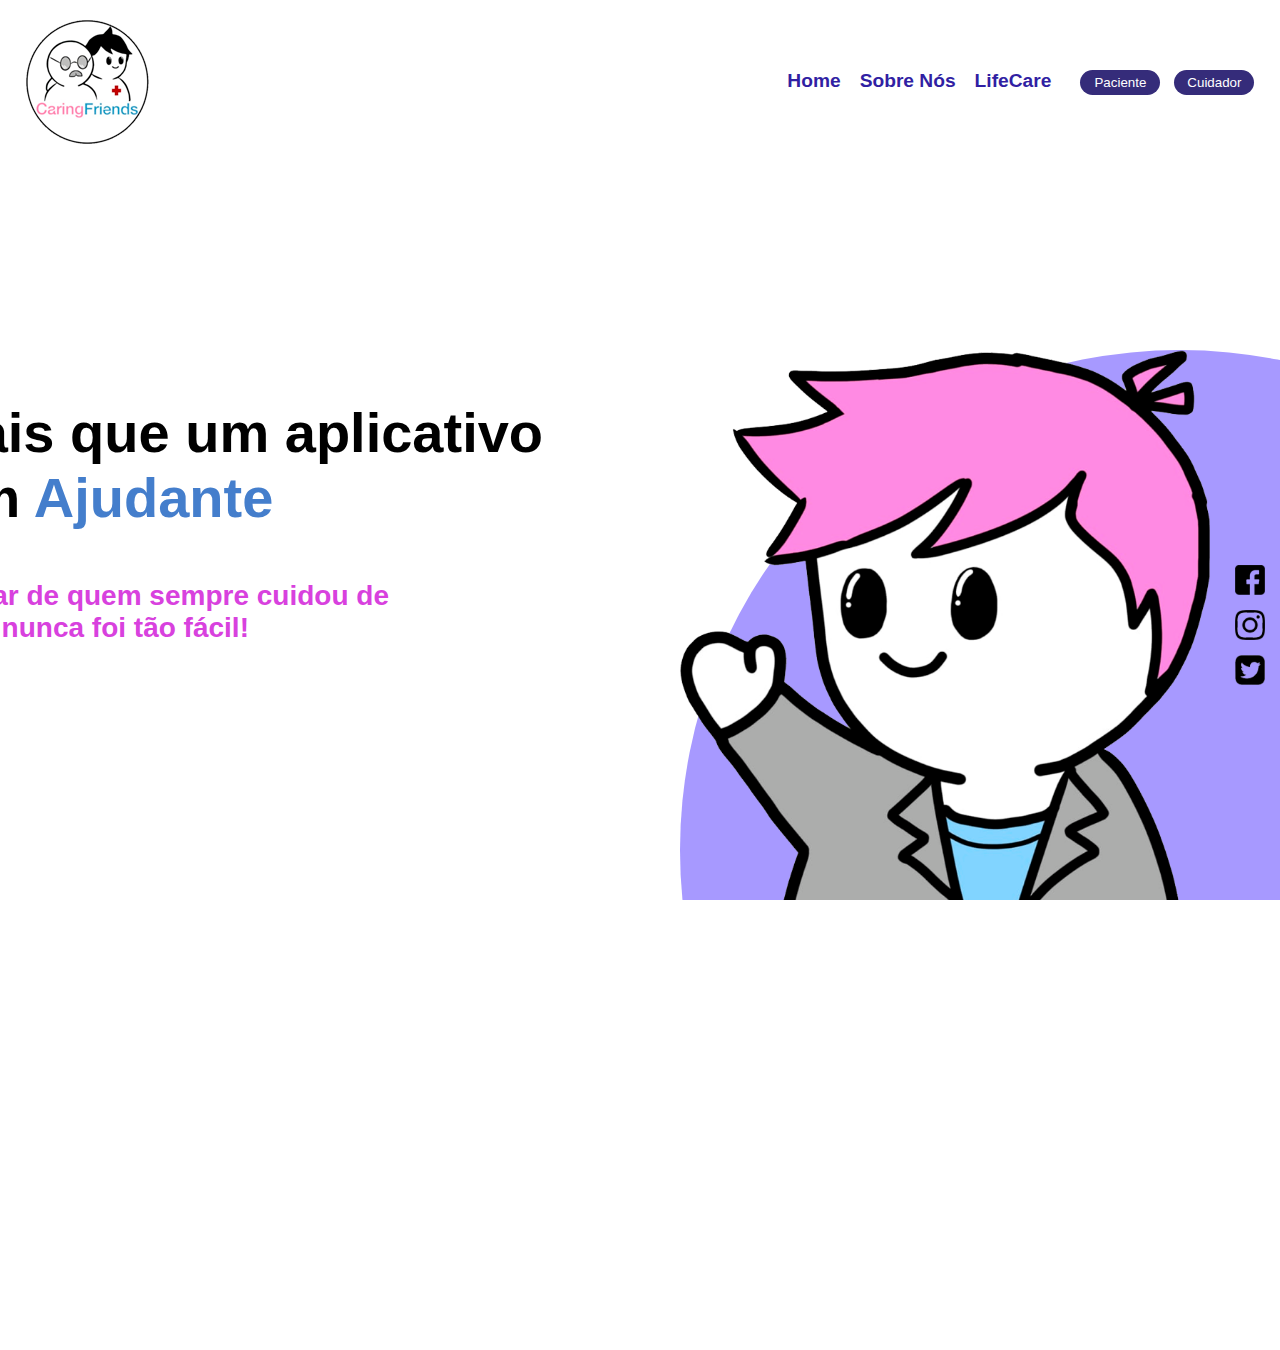
<file: index.html>
<html>
    <head>
        <title>CaringFriends</title>
        <link rel="stylesheet" href="css/page.css" />
        <meta name="viewport" content="width=device-width, initial-scale=1.0, maximum-scale=1.0">
    </head>
    <body>
        <header>
            <div class="center">
                <div class="logo"><img src="img/logo.png"/></div>
                <div class="menu">
                    <a href="#">Home</a>
                    <a href="#">Sobre Nós</a>
                    <a href="#">LifeCare</a>
                    <input type="button" value="Paciente">
                    <input type="button" value="Cuidador">
                </div>
            </div>
        </header>
        <section class="sobre">
            <div class="extras">
                <img src="img/img1.png" width="530px" height="600px">
                <div class="redes-sociais">
                    <a href=""><img src="img/face.png"/><a>
                    <a href=""><img src="img/insta.png"/><a>
                    <a href=""><img src="img/twt.png"/><a>                    
                </div>
                <div class="center">
                    <div class="texto-inicial"> 
                        <h1>Mais que um aplicativo<br/>Um <span style="color: #447ecc;">Ajudante</span></h1>
                        <p>Cuidar de quem sempre cuidou de você nunca foi tão fácil!</p>
                    </div>
                </div>
            </div>
        </section>
    </body>
</html>
</file>
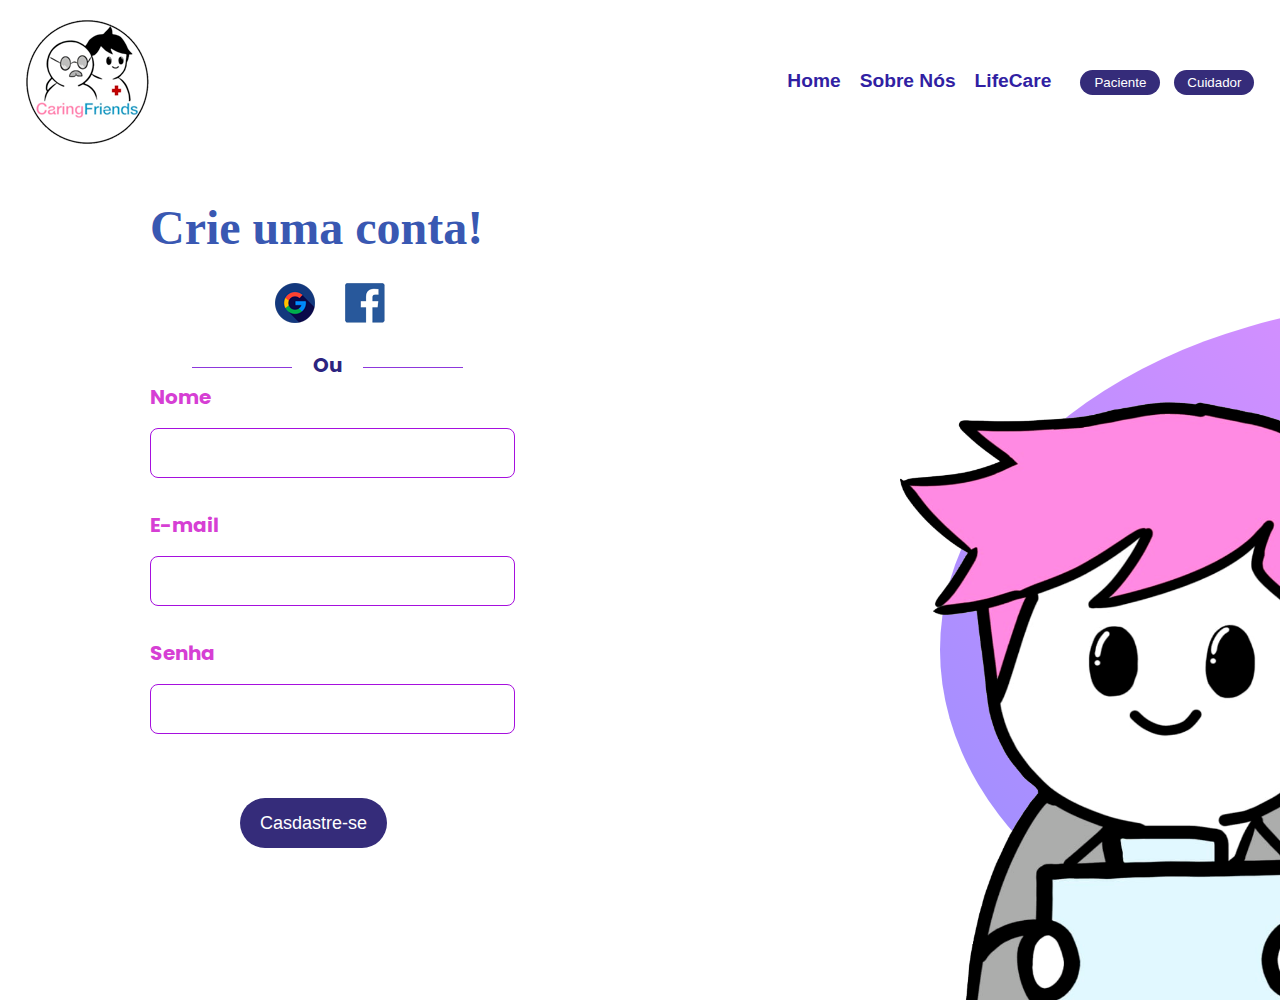
<file: CadastroCli.html>
<!DOCTYPE html>
<html lang="pt-br">
<head>
    <meta charset="UTF-8">
    <meta http-equiv="X-UA-Compatible" content="IE=edge">
    <meta name="viewport" content="width=device-width, initial-scale=1.0">
    <title>Cadastro do Cliente</title>
    <link rel="stylesheet" href="css/CadastroCli.css">
</head>
</html>
<body>
    <header>
        <div class="center">
            <div class="logo"><img src="img/logo.png"/></div>
            <div class="menu">
                <a href="#">Home</a>
                <a href="#">Sobre Nós</a>
                <a href="#">LifeCare</a>
                <input type="button" value="Paciente">
                <input type="button" value="Cuidador">
            </div>
        </div>
    </header>
    <main>
        <h1>Crie uma conta!</h1>
        <div class="redes-sociais">
            <a href="#">
                <img src="img/GoogleIcon.png" alt="Google">
            </a>
            <a href="#">
                <img src="img/FaceIcon.png" alt="Facebook">
            </a>
        </div>
        <div class="alternative">
                <span>Ou</span>
        </div>
        <form action="">
            <label for="nome">
                <span>Nome</span>
                <input type="text" id="nome" name="nome">
            </label>
            <label for="email">
                <span>E-mail</span>
                <input type="text" id="email" name="email">
            </label>
            <label for="senha">
                <span>Senha</span>
                <input type="password" id="senha" name="senha">
            </label>
            <input type="submit" value="Casdastre-se">
        </form>
    </main>
    <section class="extras">
        <img src="img/cads.png" width="505px" height="600px" alt="Cadastro">
        <div class="circle"></div>
    </section>
</body>
</html>
</file>
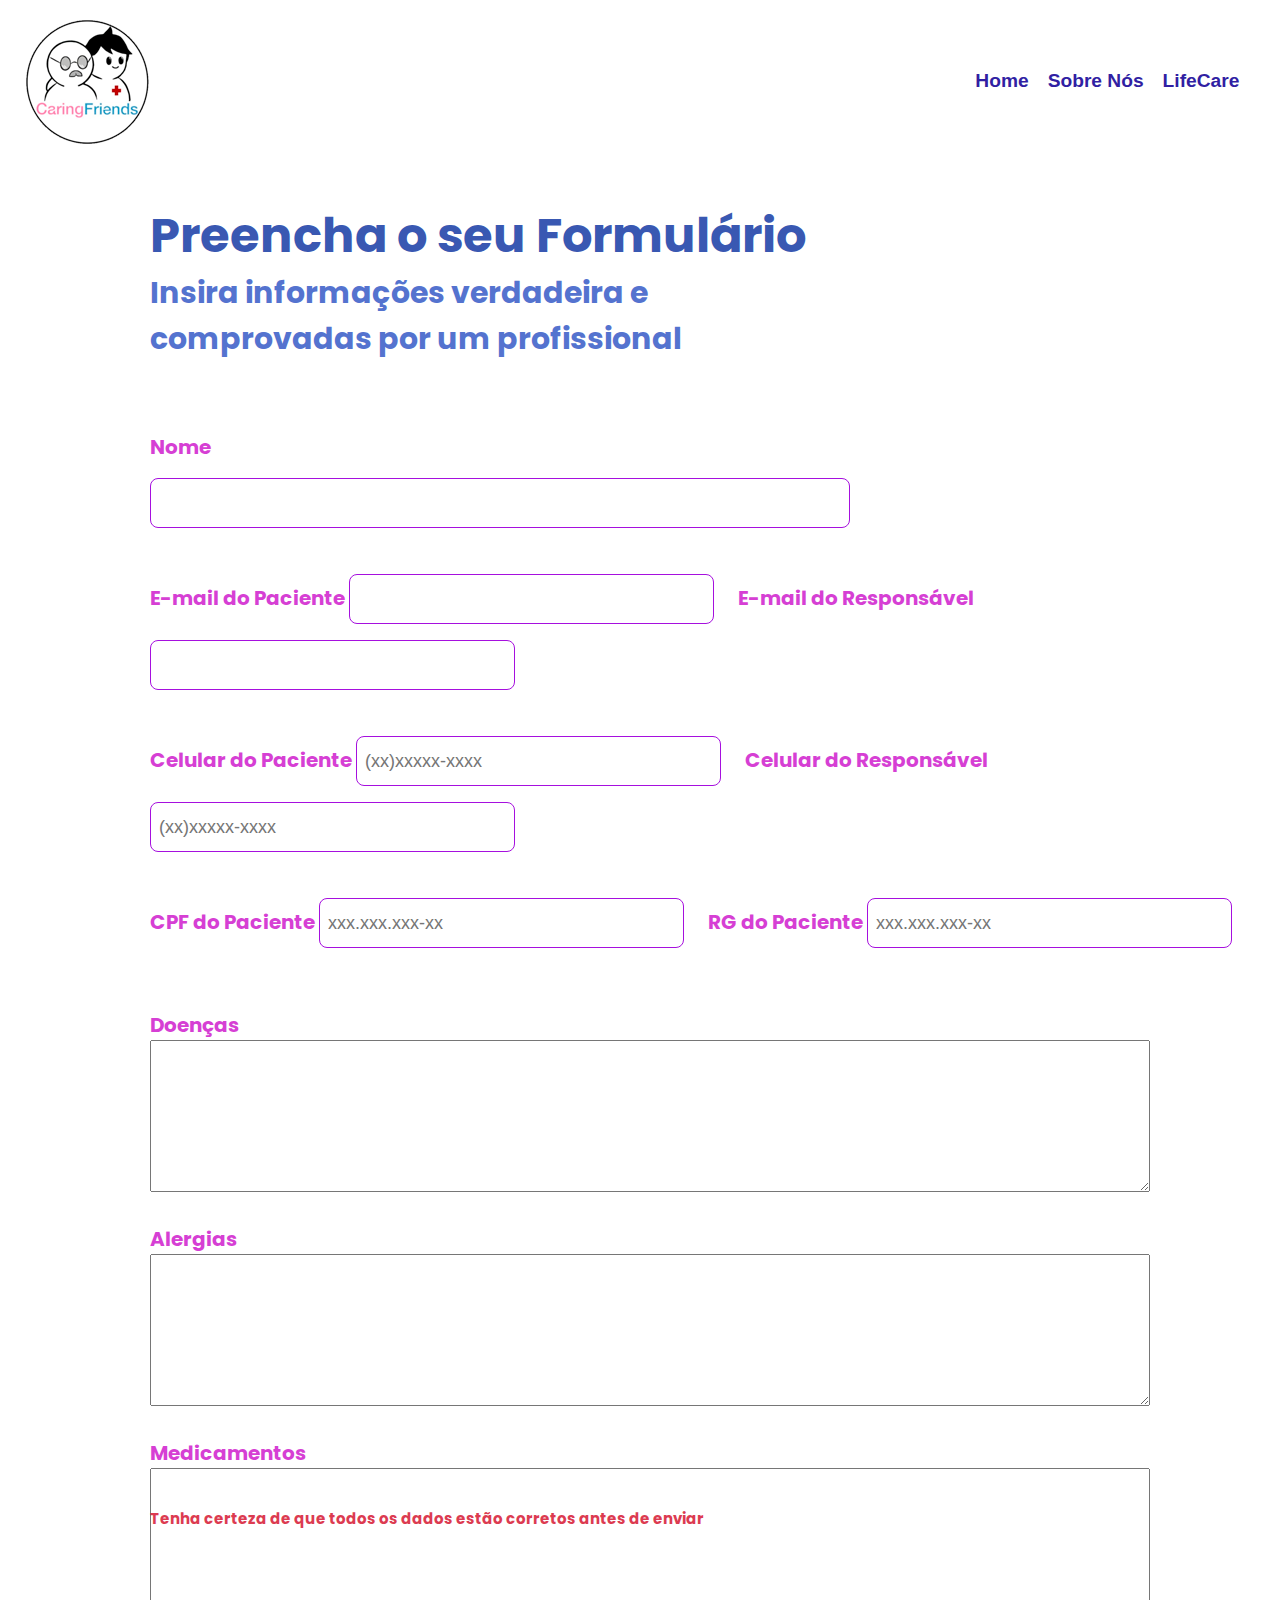
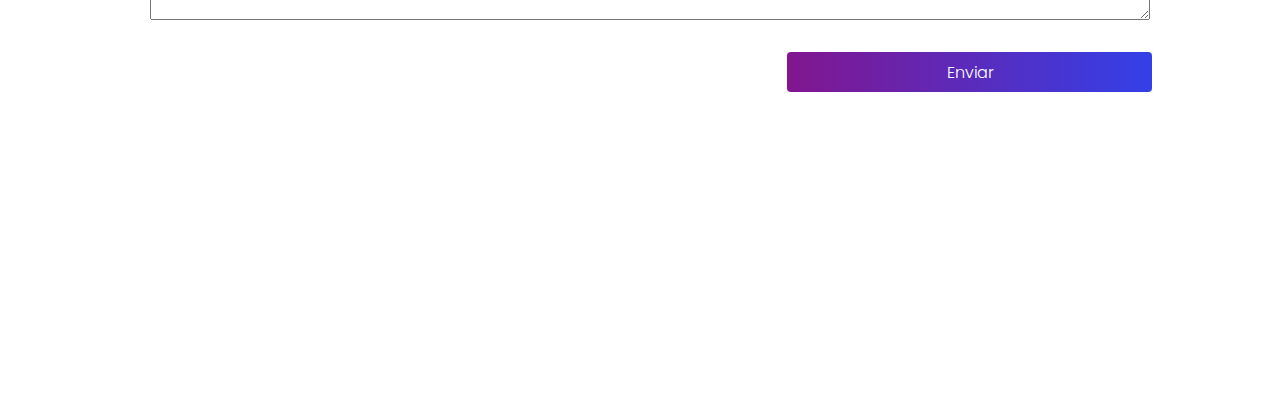
<file: Formulario.html>
<!DOCTYPE html>
<html lang="pt-br">
<head>
    <meta charset="UTF-8">
    <meta http-equiv="X-UA-Compatible" content="IE=edge">
    <meta name="viewport" content="width=device-width, initial-scale=1.0">
    <title>Formulário</title>
    <link rel="stylesheet" href="css/Formulario.css">
</head>
<header>
    <div class="center">
        <div class="logo"><img src="img/logo.png"/></div>
        <div class="menu">
            <a href="#">Home</a>
            <a href="#">Sobre Nós</a>
            <a href="#">LifeCare</a>
        </div>
    </div>
</header>
<body>
    <div class="form">
        <form action="">
            <h1>Preencha o seu Formulário</h1>
            <h2>Insira informações verdadeira e<br>comprovadas por um profissional</h2>
            <h3>Tenha certeza de que todos os dados estão corretos antes de enviar</h3>
            <div class="nome">
                <label for="nome">
                    <span>Nome</span>
                    <input type="text" id="nome" name="nome">
                </label>
            </div>
            <div class="email">
                <label for="emailpac">
                    <span>E-mail do Paciente</span>
                    <input type="text">
                </label>
                <label for="emailresp">
                    <span>E-mail do Responsável</span> 
                    <input type="text"><br><br>
                </label>
            </div>
            <div class="cel">
                <label for="celpac">
                    <span>Celular do Paciente</span>
                    <input type="tel" placeholder="(xx)xxxxx-xxxx">
                </label>
                <label for="celresp">
                    <span>Celular do Responsável</span> 
                    <input type="tel" placeholder="(xx)xxxxx-xxxx"><br><br>
                </label>
            </div>
            <div class="info">
                <label for="CPF">
                    <span>CPF do Paciente</span>
                    <input type="text" placeholder="xxx.xxx.xxx-xx">
                </label>
                <label for="rg">
                    <span>RG do Paciente</span> 
                    <input type="text" placeholder="xxx.xxx.xxx-xx"><br><br>
                </label>
            </div>
            <div class="doenca">
                <label for="doenca">
                    <span>Doenças</span>
                    <textarea name="doenca" id="doenca" cols="30" rows="10"></textarea>
                </label>
                <label for="alergias">
                    <span>Alergias</span> 
                    <textarea name="alergias" id="alergias" cols="90" rows="10"></textarea>
                </label>
                <label for="medicamentos">
                    <span>Medicamentos</span> 
                    <textarea name="medicamentos" id="medicamentos" cols="90" rows="10"></textarea>
                </label>
            </div>
            <input type="submit" value="Enviar">
        </form>
    </div>
</body>
</html>
</file>
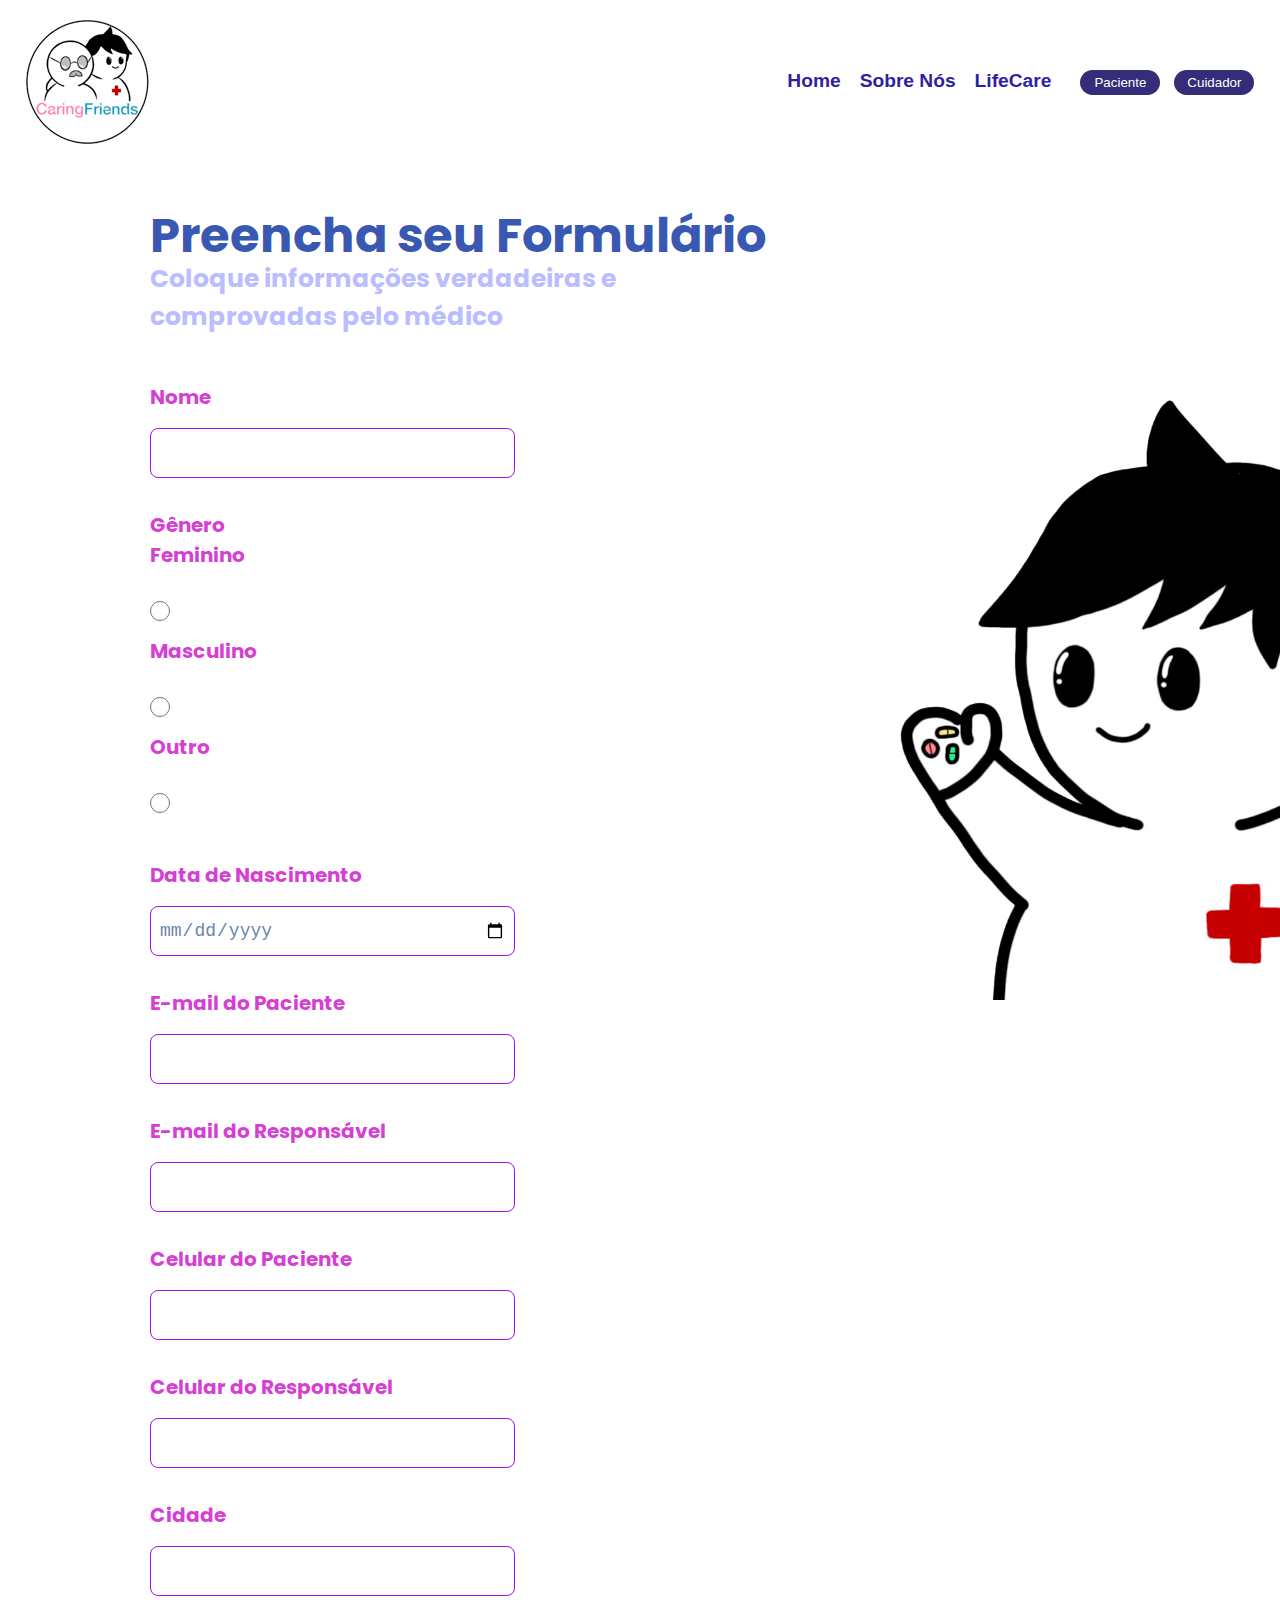
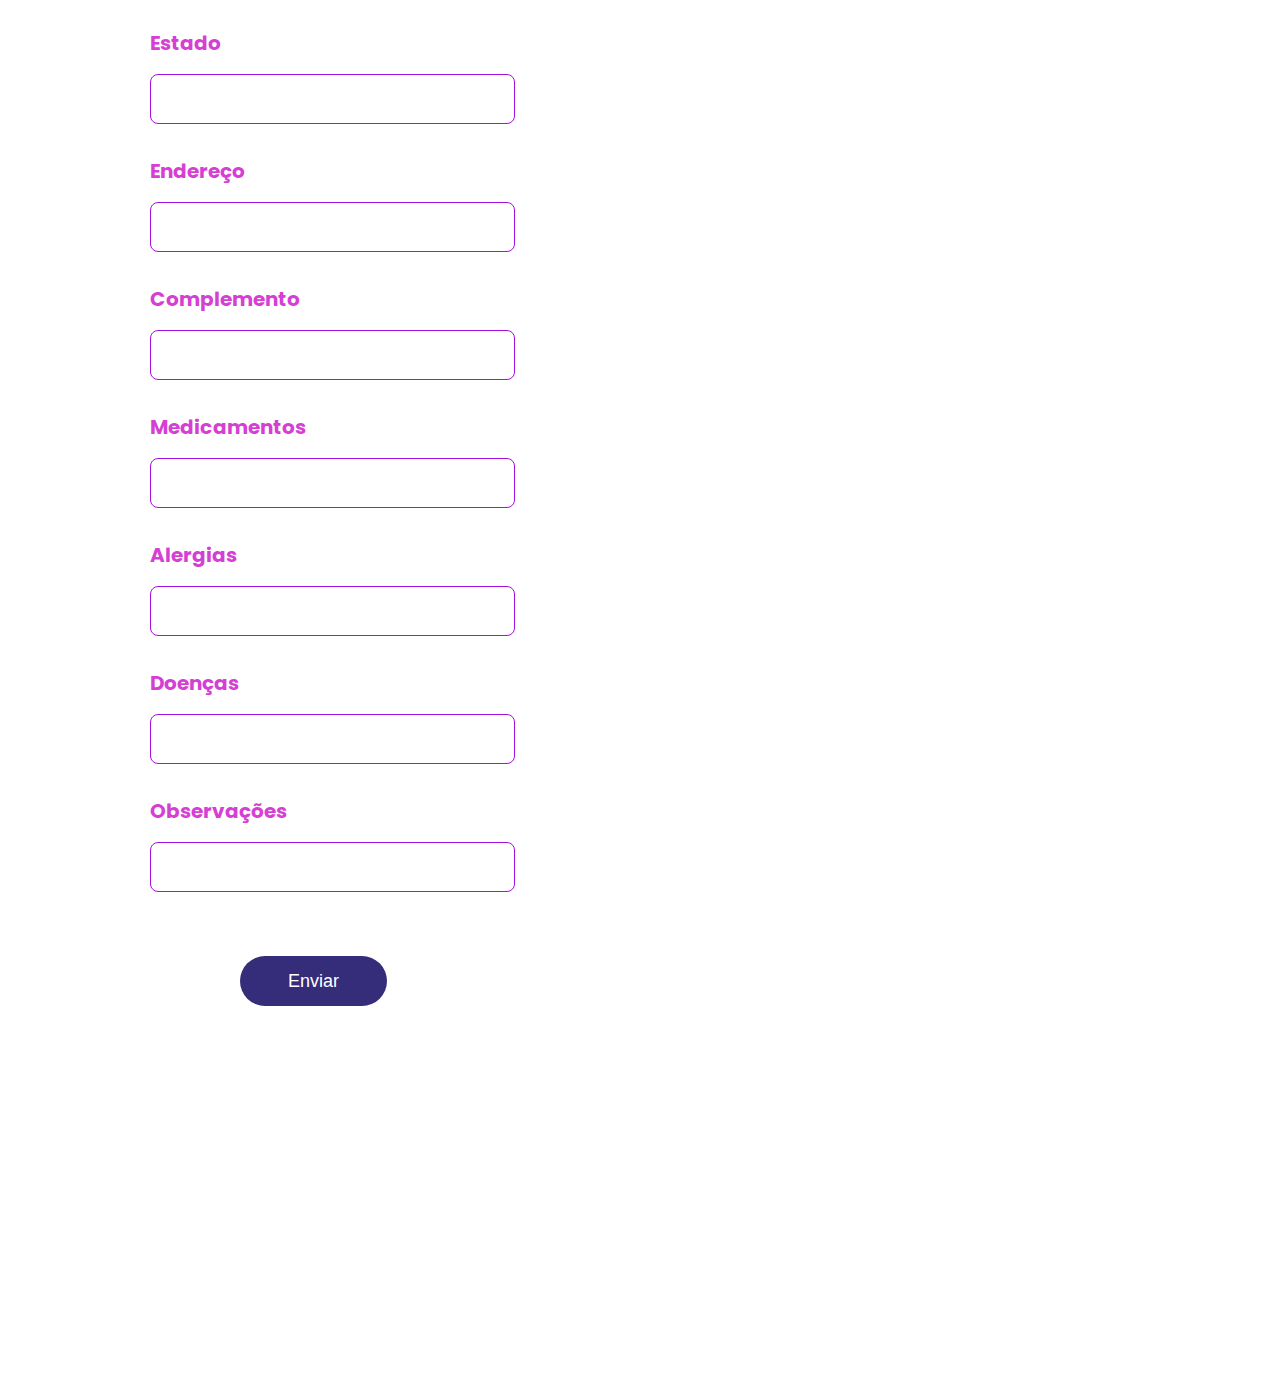
<file: FormularioPac.html>
<!DOCTYPE html>
<html lang="pt-br">
<head>
    <meta charset="UTF-8">
    <meta http-equiv="X-UA-Compatible" content="IE=edge">
    <meta name="viewport" content="width=device-width, initial-scale=1.0">
    <title>Formulário do Paciente</title>
    <link rel="stylesheet" href="css/FormularioPac.css">
</head>
</html>
    <body>
        <header>
            <div class="center">
                <div class="logo"><img src="img/logo.png"/></div>
                <div class="menu">
                    <a href="#">Home</a>
                    <a href="#">Sobre Nós</a>
                    <a href="#">LifeCare</a>
                    <input type="button" value="Paciente">
                    <input type="button" value="Cuidador">
                </div>
            </div>
        </header>
        <main>
            <h1>Preencha seu Formulário</h1>
            <h2>Coloque informações verdadeiras e <br> comprovadas pelo médico</h2>
            <form action="">
                <label for="nome">
                    <span>Nome</span>
                    <input type="text" id="nome" name="nome">
                </label>
                <div class="geni">
                <label for="genero">
                    <span>Gênero</span>
                    <label for="feminino">Feminino</label>
                    <input type="radio" id="feminino" name="genero" value="feminino" required>
                    <label for="masculino">Masculino</label>
                    <input type="radio" id="masculino" name="genero" value="masculino" required>
                    <label for="outro">Outro</label>
                    <input type="radio" id="outro" name="genero" value="outro" required>
                </label>
                </div>
                <label for="dtnasc">
                    <span>Data de Nascimento</span>
                    <input type="date" id="dtnasc" name="dtnasc"> 
                </label>
                <label for="emailpac">
                    <span>E-mail do Paciente</span>
                    <input type="text" id="emailpac" name="emailpac">
                </label>
                <label for="emailresp">
                    <span>E-mail do Responsável</span>
                    <input type="text" id="emailresp" name="emailresp">
                </label>
                <label for="celpac">
                    <span>Celular do Paciente</span>
                    <input type="tel" id="celpac" name="celpac">
                </label>
                <label for="celresp">
                    <span>Celular do Responsável</span>
                    <input type="tel" id="celresp" name="celresp">
                </label>
                <label for="cidade">
                    <span>Cidade</span>
                    <input type="text" id="cidade" name="cidade">
                </label>
                <label for="estado">
                    <span>Estado</span>
                    <input type="text" id="estado" name="estado">
                </label>
                <label for="endereco">
                    <span>Endereço</span>
                    <input type="text" id="endereco" name="endereco">
                </label>
                <label for="complemento">
                    <span>Complemento</span>
                    <input type="text" id="complemento" name="complemento">
                </label>
                <label for="medicamento">
                    <span>Medicamentos</span>
                    <input type="text" id="medicamento" name="medicamento">
                </label>
                <label for="alergias">
                    <span>Alergias</span>
                    <input type="text" id="alergias" name="alergias">
                </label>
                <label for="doencas">
                    <span>Doenças</span>
                    <input type="text" id="doencas" name="doencas">
                </label>
                <label for="obs">
                    <span>Observações</span>
                    <input type="text" id="obs" name="obs">
                </label>
                <input type="submit" value="Enviar">
            </form>
        </main>
        <section class="extras">
            <img src="img/formpac.png" width="505px" height="600px" alt="formpaci">
        </section>
    </body>
    </html>
</file>
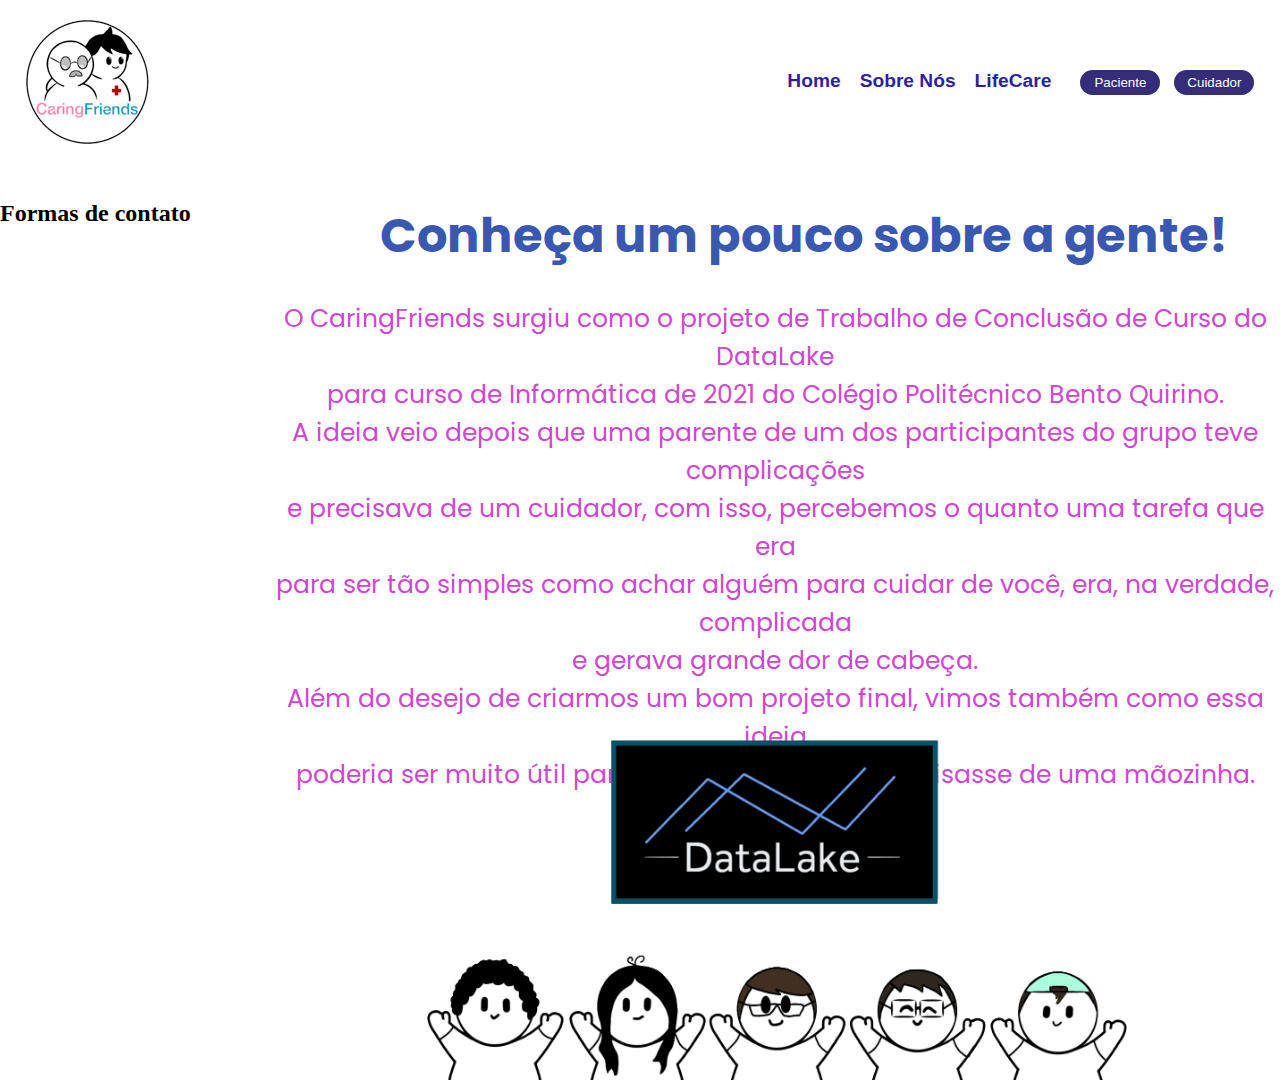
<file: SobreNos.html>
<!DOCTYPE html>
<html lang="pt-br">
<head>
    <meta charset="UTF-8">
    <meta http-equiv="X-UA-Compatible" content="IE=edge">
    <meta name="viewport" content="width=device-width, initial-scale=1.0">
    <title>Sobre Nós</title>
    <link rel="stylesheet" href="css/SobreNos.css">
</head>
</html>
<body>
    <header>
        <div class="center">
            <div class="logo"><img src="img/logo.png"/></div>
            <div class="menu">
                <a href="#">Home</a>
                <a href="#">Sobre Nós</a>
                <a href="#">LifeCare</a>
                <input type="button" value="Paciente">
                <input type="button" value="Cuidador">
            </div>
        </div>
    </header>
    <main>
        <h1>Conheça um pouco sobre a gente!</h1>
        <p>O CaringFriends surgiu como o projeto de Trabalho de Conclusão de Curso do DataLake <br> para curso de Informática de 2021 do Colégio Politécnico Bento Quirino.<br>
        A ideia veio depois que uma parente de um dos participantes do grupo teve complicações<br> e precisava de um cuidador, com isso, percebemos o quanto uma tarefa que era<br>
        para ser tão simples como achar alguém para cuidar de você, era, na verdade, complicada <br> e gerava grande dor de cabeça. <br>
        Além do desejo de criarmos um bom projeto final, vimos também como essa ideia <br>
        poderia ser muito útil para quaisquer um que precisasse de uma mãozinha.</p>
    </main>
    <section class="extras">
        <img src="img/sbn.png" width="700px" height="340px" alt="sbn">
    </section>
    <footer>
        <div class="footer-center">
            <h2>Formas de contato</h2>
            <li><a href=""></a></li>
        </div>
    </footer>
</body>
</html>
</file>
<file: css/page.css>
@import url('https://fonts.googleapis.com/css2?family=Poppins:wght@300&display=swap');
*{
    margin: 0;
    padding: 0;
    box-sizing: border-box;
}
.center{
    display: flex;
    flex-wrap: wrap;
    max-width: 1280px;
    margin: 0 auto;
    padding: 0 2%;
}
html,body{
    height: 100%;
    overflow-y: hidden;
    overflow-x: hidden;
}
header{
    height: 200px;
    padding: 20px 0;
}
.logo{
    width: 40%;
}
.menu{
    padding-top: 50px;
    width: 60%;
    text-align: right;
}
.menu a{
    color: #311fa3;
    text-decoration: none;
    font-weight: bold;
    font-family: 'Trebuchet MS', 'Lucida Sans Unicode', 'Lucida Grande', 'Lucida Sans', Arial, sans-serif;
    margin-right: 15px;
    font-size: 120%;
}
.menu input[type="button"]{
    cursor: pointer;
    background: #352c7a;
    color: white;
    width: 80px;
    height: 25px;
    border: none;
    border-radius: 32px;
    transition: all .3s ease-in-out;
    margin-left: 10px;
}
.menu input[type="button"]{
    display: inline-block;
}
.menu input[type="button"]:hover{
    background: #4d40ad;
}
section.sobre{
    height: calc(100% - 200px);
    position: relative;
}
.extras{
    position: absolute;
    bottom: -450px;
    right: -400px;
    width: 1000px;
    height: 1000px;
    border-radius: 50%;
    background-color: #a799ff;
}
.redes-sociais{
    position: absolute;
    right: 400px;
    top: 200px;
}
.redes-sociais img{
    display: block;
    width: 30px;
    margin: 15px;
}
.texto-inicial{
    text-decoration: none;
    font-weight: bold;
    font-family: 'Trebuchet MS', 'Lucida Sans Unicode', 'Lucida Grande', 'Lucida Sans', Arial, sans-serif;
    font-size: 175%;
    margin-right: 15px;
}
.texto-inicial{
    position: absolute;
    left: -75%;
    top: 50px;
}
.texto-inicial p{
    margin: 50px 0;
    text-align: left;
    color: #d841de;
    font-size: 100%;
    font-weight: bolder;
    max-width: 500px;
}
</file>
<file: css/CadastroCli.css>
@import url('https://fonts.googleapis.com/css2?family=Poppins:wght@300&display=swap');
*{
    margin: 0;
    padding: 0;
    box-sizing: border-box;
}
.center{
    display: flex;
    flex-wrap: wrap;
    max-width: 1280px;
    margin: 0 auto;
    padding: 0 2%;
}
html,body{
    height: 855px;
    overflow-x: hidden;
}
header{
    height: 200px;
    padding: 20px 0;
}
.logo{
    width: 40%;
}
.menu{
    padding-top: 50px;
    width: 60%;
    text-align: right;
}
.menu a{
    color: #311fa3;
    text-decoration: none;
    font-weight: bold;
    font-family: 'Trebuchet MS', 'Lucida Sans Unicode', 'Lucida Grande', 'Lucida Sans', Arial, sans-serif;
    margin-right: 15px;
    font-size: 120%;
}
.menu input[type="button"]{
    cursor: pointer;
    background: #352c7a;
    color: white;
    width: 80px;
    height: 25px;
    border: none;
    border-radius: 32px;
    transition: all .3s ease-in-out;
    margin-left: 10px;
}
.menu input[type="button"]{
    display: inline-block;
}
.menu input[type="button"]:hover{
    background: #4d40ad;
}
@import url('https://fonts.googleapis.com/css2?family=Poppins:wght@300&display=swap');
body{
    background: #ffff;
    color: black;
    font-weight: 500;
    min-height: 100vh;
    min-width: 100vw;
}
main{
    width: 50vw;
    display: flex;
    flex-direction: column;
}
main h1{
    color: #3958b2;
    font-size: 3rem;
    position: absolute;
    top: 200px;
    margin-left: 150px;
    display: flex;
}
.redes-sociais{
    position: absolute;
    left: 275px;
    top: 270px;
    align-content: center;
}
.redes-sociais a{
    text-decoration: none;
}
.redes-sociais img{
    display: inline-block;
    width: 40px;
    margin: 13px;
}
.redes-sociais a:first-child img{
    margin-left: 0;
}
.alternative{
    position: absolute;
    left: 313px;
    top: 350px;
}
.alternative span{
    font-size: 20px;
    font-weight: 400;
    font-family: "Poppins", sans-serif;
    font-weight: bold;
    color: #2c2480;
    position: relative;
}
.alternative span::before{
    position: absolute;
    content: '';
    height: 1px;
    width: 100px;
    bottom: 40%;
    background: #8d38dc;
    right: 50px;
}
.alternative span::after{
    position: absolute;
    content: '';
    height: 1px;
    width: 100px;
    bottom: 40%;
    background: #8d38dc;
    left: 50px;
}
main form{
    display: flex;
    flex-direction: column;
    margin-left: 150px;
    font-size: 20px;
    font-family: "Poppins", sans-serif;
    font-weight: bold;
    color: #d63fd4;
    margin-top: 150px;
}
main form label{
    display: flex;
    flex-direction: column;
}
main form label span{
    margin-top: 2rem;
}
main form input{
    background: white;
    width: 365px;
    height: 50px;
    padding: 0 0.5rem;
    margin-top: 1rem;
    outline: none;
    color: #6985a8;
    font-size: 18px;
    border: 1px solid #a610de;
    border-radius: 8px;
}
main form input[type="submit"]{
    cursor: pointer;
    background: #352c7a;
    color: white;
    width: 30%;
    margin-left: 90px;
    margin-top: 4rem;
    border: none;
    border-radius: 32px;
    transition: all .3s ease-in-out;
}
main form input[type="submit"]:hover{
    background: #4d40ad;
}
section.extras{
    position: absolute;
    display: flex;
    bottom: -100px;
    left: 900px;
    width: 50vw;
    align-items: flex-end;
    align-content: flex-end;
}
.circle{
    position: absolute;
    top: 200;
    bottom: 0;
    right: -400px;
    width: 1000px;
    height: 700px;
    border-radius: 50%;
    background: linear-gradient(45deg, #978fff, #f88fff);
    z-index: -1;
}
</file>
<file: css/Formulario.css>
@import url('https://fonts.googleapis.com/css2?family=Poppins:wght@300&display=swap');
*{
    margin: 0;
    padding: 0;
    box-sizing: border-box;
}
.center{
    display: flex;
    flex-wrap: wrap;
    max-width: 1280px;
    margin: 0 auto;
    padding: 0 2%;
}
html,body{
    height: 2000px;
    overflow-x: hidden;
}
header{
    height: 200px;
    padding: 20px 0;
}
.logo{
    width: 40%;
}
.menu{
    padding-top: 50px;
    width: 60%;
    text-align: right;
}
.menu a{
    color: #311fa3;
    text-decoration: none;
    font-weight: bold;
    font-family: 'Trebuchet MS', 'Lucida Sans Unicode', 'Lucida Grande', 'Lucida Sans', Arial, sans-serif;
    margin-right: 15px;
    font-size: 120%;
}
h1{
    color: #3958b2;
    font-size: 3rem;
    position: absolute;
    top: 200px;
    left: 150px;
    display: flex;
    font-family: "Poppins", sans-serif;
}
h2{
    color: #5473cf;
    font-size: 30px;
    position: absolute;
    top: 270px;
    left: 150px;
    display: flex;
    font-family: "Poppins", sans-serif;
}
h3{
    color: #dc3b51;
    font-size: 15px;
    position: absolute;
    top: 1507px;
    left: 150px;
    display: flex;
    font-family: "Poppins", sans-serif;
}
form{
    margin-left: 150px;
    font-size: 20px;
    font-family: "Poppins", sans-serif;
    font-weight: bold;
    color: #d63fd4;
    margin-top: 200px;
}
.nome input{
    width: 700px;
    margin-bottom: 30px;
}
.nome label{
    display: flex;
    flex-direction: column;
}
.email label{
    margin-left: 20px;
}
.email label:first-child{
    margin-left: 0;
}
.cel label{
    margin-left: 20px;
}
.cel label:first-child{
    margin-left: 0;
}
.info label{
    margin-left: 20px;
}
.info label:first-child{
    margin-left: 0;
}
form label span{
    margin-top: 2rem;
}
input{
    background: white;
    width: 365px;
    height: 50px;
    padding: 0 0.5rem;
    margin-top: 1rem;
    outline: none;
    color: #6985a8;
    font-size: 18px;
    border: 1px solid #a610de;
    border-radius: 8px;
}
.doenca label{
    display: flex;
    flex-direction: column;
}
.doenca textarea{
    width: 1000px;
}
form input[type="submit"]{
    margin-top: 2rem;
    padding: 0.4rem;
    background: linear-gradient(to left, #3340e8, #82168f);
    cursor: pointer;
    color: white;
    font-family: "Poppins", sans-serif;
    font-size: 1rem;
    font-weight: 300;
    border-radius: 4px;
    height: 40px;
    border: none;
    transition: all 0.3s ease;
    margin-left: 637px;
}
form input[type="submit"]:hover{
    letter-spacing: 0.5px;
    background: linear-gradient(to right, #3340e8, #82168f);
}
</file>
<file: css/FormularioPac.css>
@import url('https://fonts.googleapis.com/css2?family=Poppins:wght@300&display=swap');
*{
    margin: 0;
    padding: 0;
    box-sizing: border-box;
}
.center{
    display: flex;
    flex-wrap: wrap;
    max-width: 1280px;
    margin: 0 auto;
    padding: 0 2%;
}
html,body{
    height: 3000px;
    overflow-x: hidden;
}
header{
    height: 200px;
    padding: 20px 0;
}
.logo{
    width: 40%;
}
.menu{
    padding-top: 50px;
    width: 60%;
    text-align: right;
}
.menu a{
    color: #311fa3;
    text-decoration: none;
    font-weight: bold;
    font-family: 'Trebuchet MS', 'Lucida Sans Unicode', 'Lucida Grande', 'Lucida Sans', Arial, sans-serif;
    margin-right: 15px;
    font-size: 120%;
}
.menu input[type="button"]{
    cursor: pointer;
    background: #352c7a;
    color: white;
    width: 80px;
    height: 25px;
    border: none;
    border-radius: 32px;
    transition: all .3s ease-in-out;
    margin-left: 10px;
}
.menu input[type="button"]{
    display: inline-block;
}
.menu input[type="button"]:hover{
    background: #4d40ad;
}
main{
    width: 50vw;
    display: flex;
    flex-direction: column;
}
main h1{
    color: #3958b2;
    font-size: 3rem;
    position: absolute;
    top: 200px;
    margin-left: 150px;
    display: flex;
    margin-bottom: 500px;
    font-family: "Poppins", sans-serif;
}
main h2{
    color: #babdff;
    font-size: 25px;
    position: absolute;
    top: 260px;
    margin-left: 150px;
    display: flex;
    font-family: "Poppins", sans-serif;
}
main form{
    display: flex;
    flex-direction: column;
    margin-left: 150px;
    font-size: 20px;
    font-family: "Poppins", sans-serif;
    font-weight: bold;
    color: #d63fd4;
    margin-top: 150px;
}
main form label{
    display: flex;
    flex-direction: column;
}
main form label span{
    margin-top: 2rem;
}
main form input{
    background: white;
    width: 365px;
    height: 50px;
    padding: 0 0.5rem;
    margin-top: 1rem;
    outline: none;
    color: #6985a8;
    font-size: 18px;
    border: 1px solid #a610de;
    border-radius: 8px;
}
main form input[type="submit"]{
    cursor: pointer;
    background: #352c7a;
    color: white;
    width: 30%;
    margin-left: 90px;
    margin-top: 4rem;
    border: none;
    border-radius: 32px;
    transition: all .3s ease-in-out;
}
main form input[type="submit"]:hover{
    background: #4d40ad;
}
main form input[type="radio"]{
    width: 20px;
}
section.extras{
    position: absolute;
    display: flex;
    bottom: -100px;
    left: 900px;
    width: 50vw;
    align-items: flex-end;
    align-content: flex-end;
}
</file>
<file: css/SobreNos.css>
@import url('https://fonts.googleapis.com/css2?family=Poppins:wght@300&display=swap');
*{
    margin: 0;
    padding: 0;
    box-sizing: border-box;
}
.center{
    display: flex;
    flex-wrap: wrap;
    max-width: 1280px;
    margin: 0 auto;
    padding: 0 2%;
}
html,body{
    height: 800px;
    overflow-x: hidden;
}
header{
    height: 200px;
    padding: 20px 0;
}
.logo{
    width: 40%;
}
.menu{
    padding-top: 50px;
    width: 60%;
    text-align: right;
}
.menu a{
    color: #311fa3;
    text-decoration: none;
    font-weight: bold;
    font-family: 'Trebuchet MS', 'Lucida Sans Unicode', 'Lucida Grande', 'Lucida Sans', Arial, sans-serif;
    margin-right: 15px;
    font-size: 120%;
}
.menu input[type="button"]{
    cursor: pointer;
    background: #352c7a;
    color: white;
    width: 80px;
    height: 25px;
    border: none;
    border-radius: 32px;
    transition: all .3s ease-in-out;
    margin-left: 10px;
}
.menu input[type="button"]{
    display: inline-block;
}
.menu input[type="button"]:hover{
    background: #4d40ad;
}
main{
    width: 50vw;
    display: flex;
    flex-direction: column;
}
main h1{
    color: #3958b2;
    font-size: 3rem;
    position: absolute;
    top: 200px;
    margin-left: 380px;
    display: flex;
    margin-bottom: 500px;
    font-family: "Poppins", sans-serif;
}
main p{
    color: #cf47cf;
    font-size: 25px;
    position: absolute;
    top: 300px;
    margin-left: 270px;
    text-align: center;
    display: flex;
    margin-bottom: 500px;
    font-family: "Poppins", sans-serif;
}
section.extras{
    position: absolute;
    display: flex;
    bottom: -180px;
    left: 427px;
    width: 50vw;
    align-items: flex-end;
    align-content: flex-end;
}
</file>
